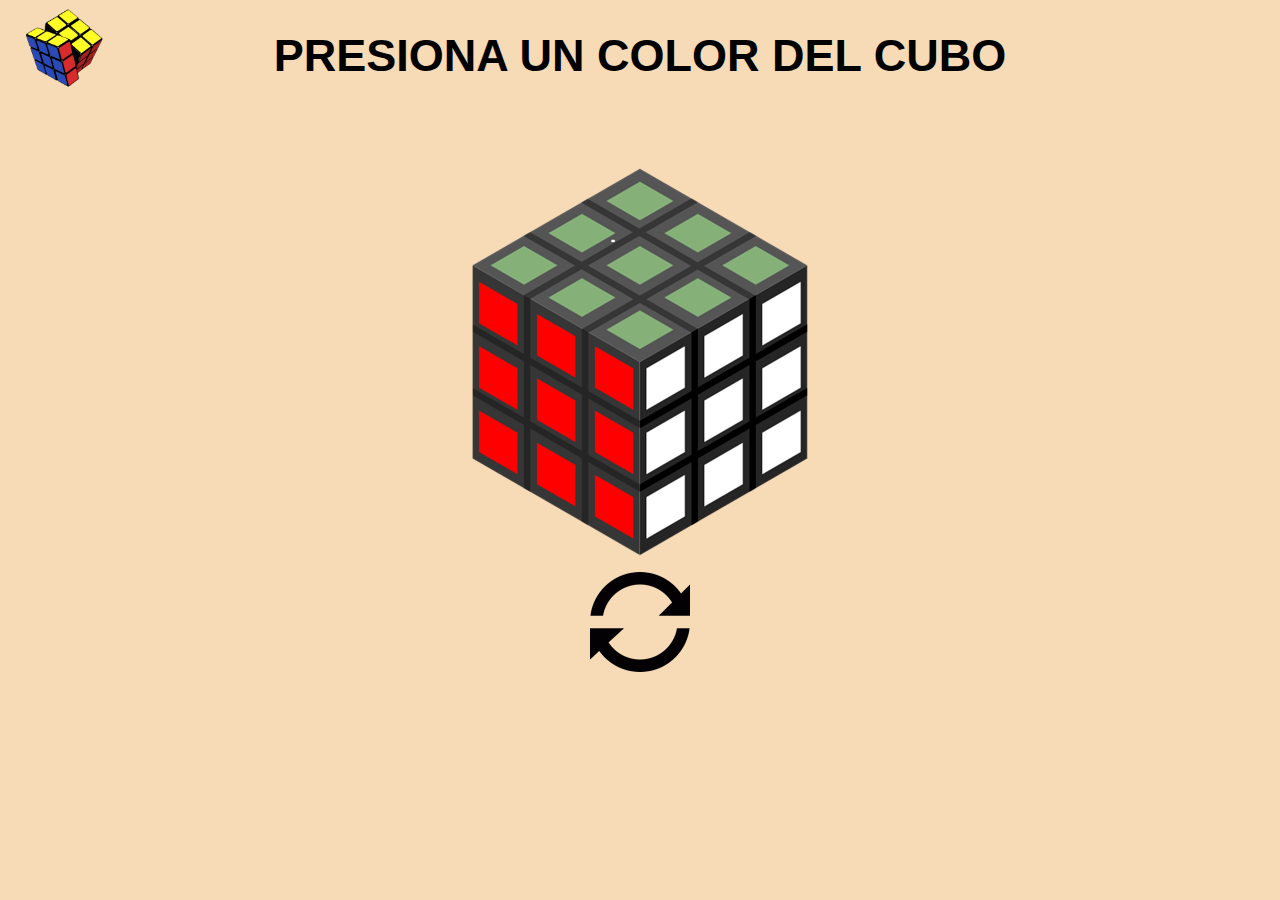
<file: Cubo/index.html>
<!DOCTYPE html>
<html lang="en">
    <head>
        <title>Rubik</title>
    </head>
    <frameset rows="10%,60%,10%" border="0" framespacing="0">
        <frameset cols="10%,80%,10%" border="0" framespacing="0">
            <frame src="supizq.html" scrolling="no">
            <frame src="titulo.html" scrolling="no">
            <frame src="supder.html" scrolling="no">
        </frameset>
        <frameset cols="10%,80%,10%" border="0" framespacing="0">
            <frame src="frameizq.html" name="izq" scrolling="no">
            <frame src="cubo1.html" name="cubo" scrolling="no">
            <frame src="frameder.html" name="der" scrolling="no">
        </frameset>
        <frame src="vacio.html" name="info" scrolling="no">
    </frameset>
</html>
</file>
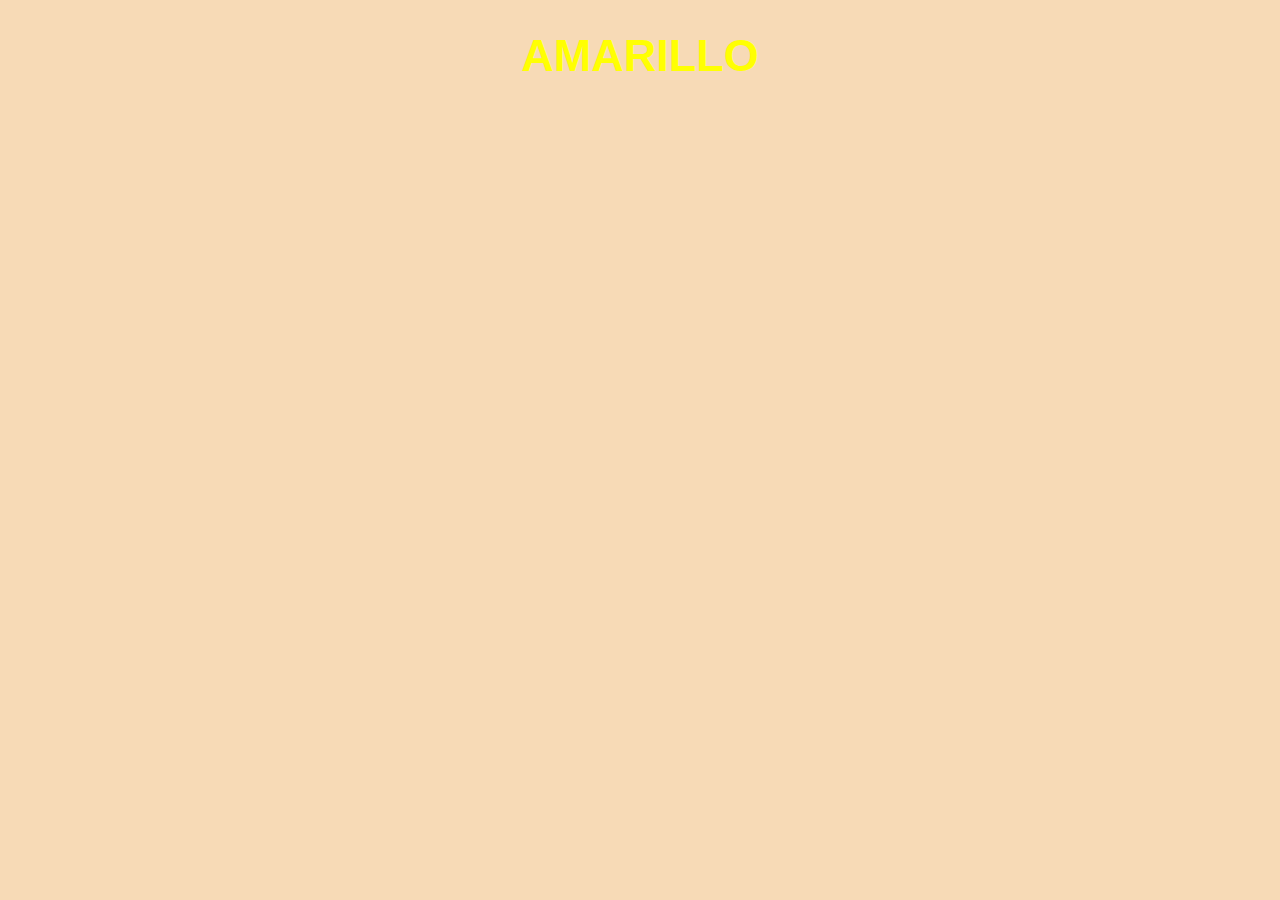
<file: Cubo/amarillo.html>
<!DOCTYPE html>
<html lang="en">
<head>
    <meta charset="UTF-8">
    <meta name="viewport" content="width=device-width, initial-scale=1.0">
    <title>Document</title>
    <link rel="stylesheet" href="index.css">
</head>
<body>
    <h1 class="amarillo" id="titulo">AMARILLO</h1>
</body>
</html>
</file>
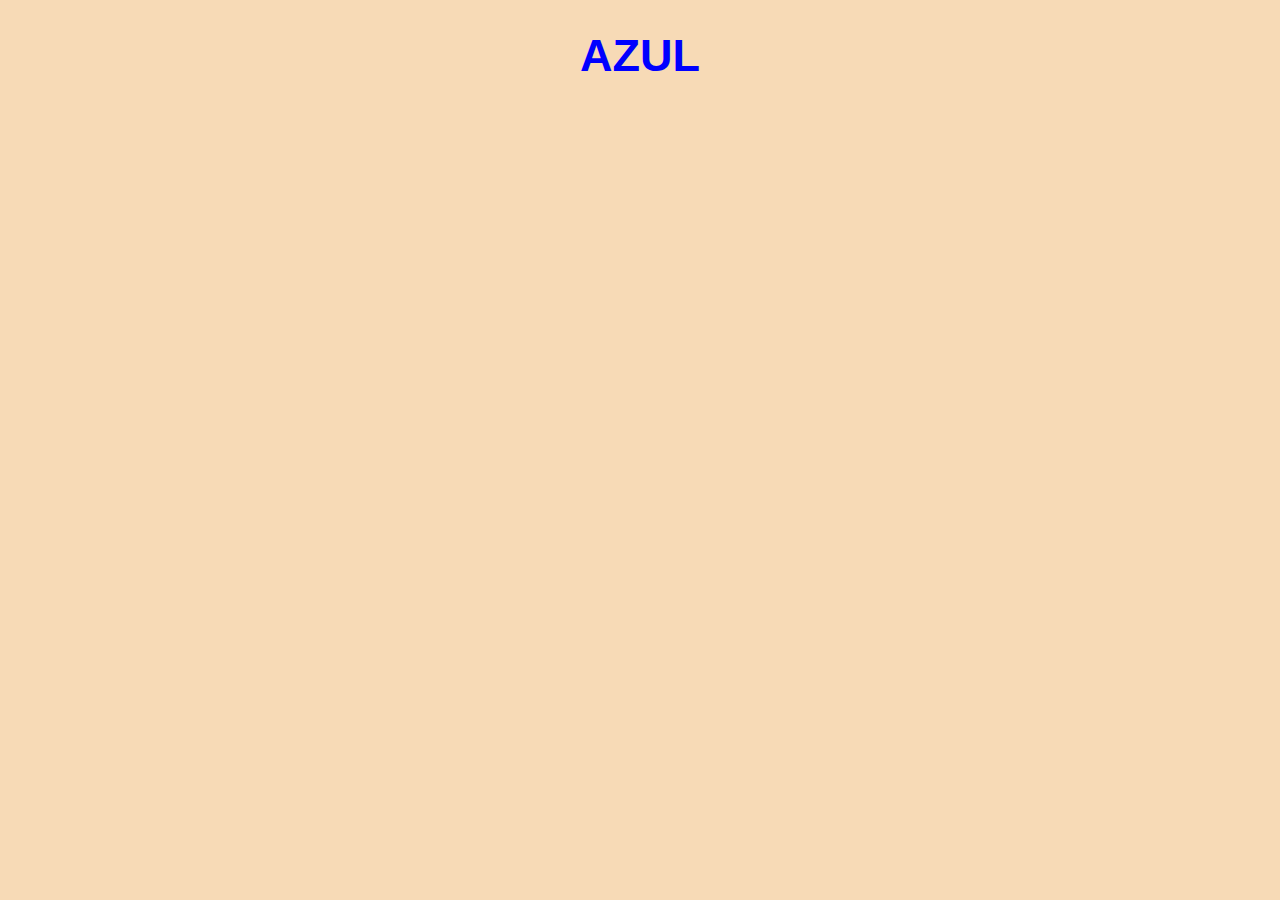
<file: Cubo/azul.html>
<!DOCTYPE html>
<html lang="en">
    <head>
        <meta charset="UTF-8">
        <meta name="viewport" content="width=device-width, initial-scale=1.0">
        <title>Document</title>
        <link rel="stylesheet" href="index.css">
    </head>
    <body>

        <h1 class="azul" id="titulo">AZUL</h1>

    </body>
</html>
</file>
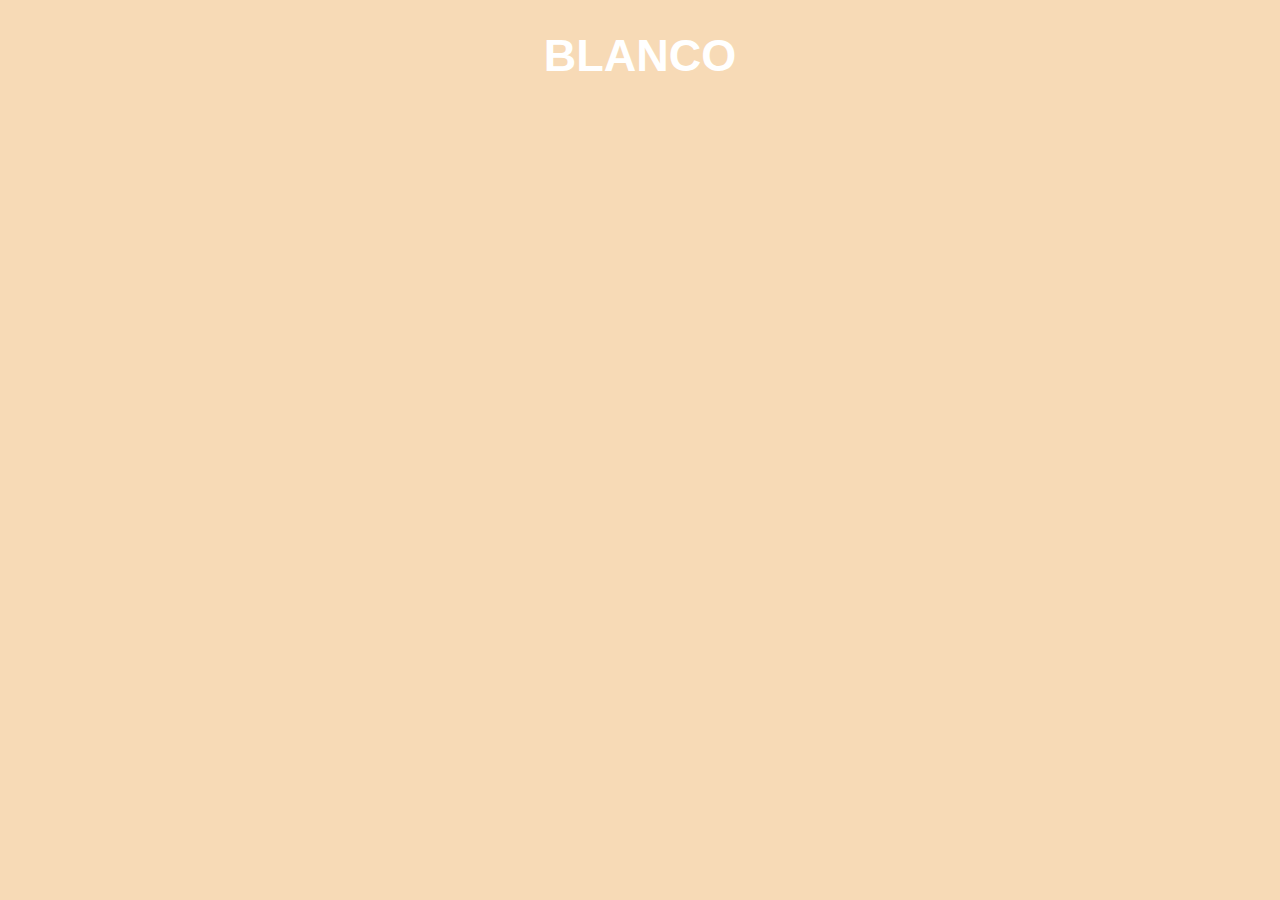
<file: Cubo/blanco.html>
<!DOCTYPE html>
<html lang="en">
    <head>
        <meta charset="UTF-8">
        <meta name="viewport" content="width=device-width, initial-scale=1.0">
        <title>Document</title>
        <link rel="stylesheet" href="index.css">
    </head>
    <body>

        <h1 class="blanco" id="titulo">BLANCO</h1>

    </body>
</html>
</file>
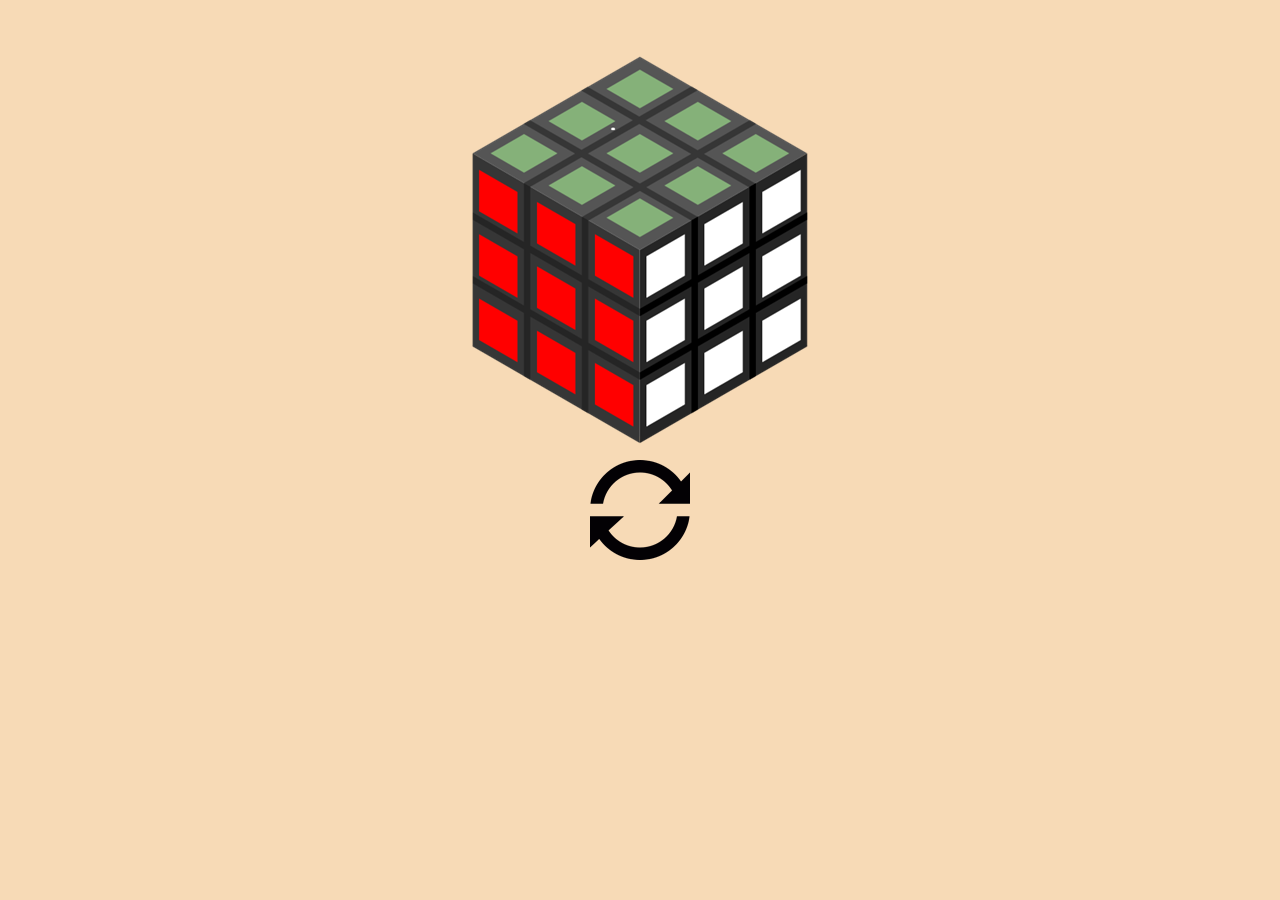
<file: Cubo/cubo1.html>
<!DOCTYPE html>
<html lang="en">
<head>
    <link rel="stylesheet" href="index.css">
    <title>Document</title>
</head>
<body>
    
    <br><br>

    <center>

        <div>

            <img src="cubo1.png"  usemap="#mapa" width="412" height="412"><br>
            <img src="volteo.png"  usemap="#mapa" width="100" height="100">

        </div>


        <map name="mapa">

           <area shape="poly"   coords="260,258,459,142,463,375,260,492"  href="blanco.html"  target=info> 
           <area shape="poly"   coords="48,140,255,258,253,493,45,370"    href="rojo.html"    target=info> 
           <area shape="poly"   coords="256,16,461,136,254,255,49,136"    href="verde.html"   target=info>
           <area shape="poly"   coords="3,0,510,3,509,511,0,508"          href="cubo2.html"   target=cubo>

        </map>

    </center>

</body>
</html>
</file>
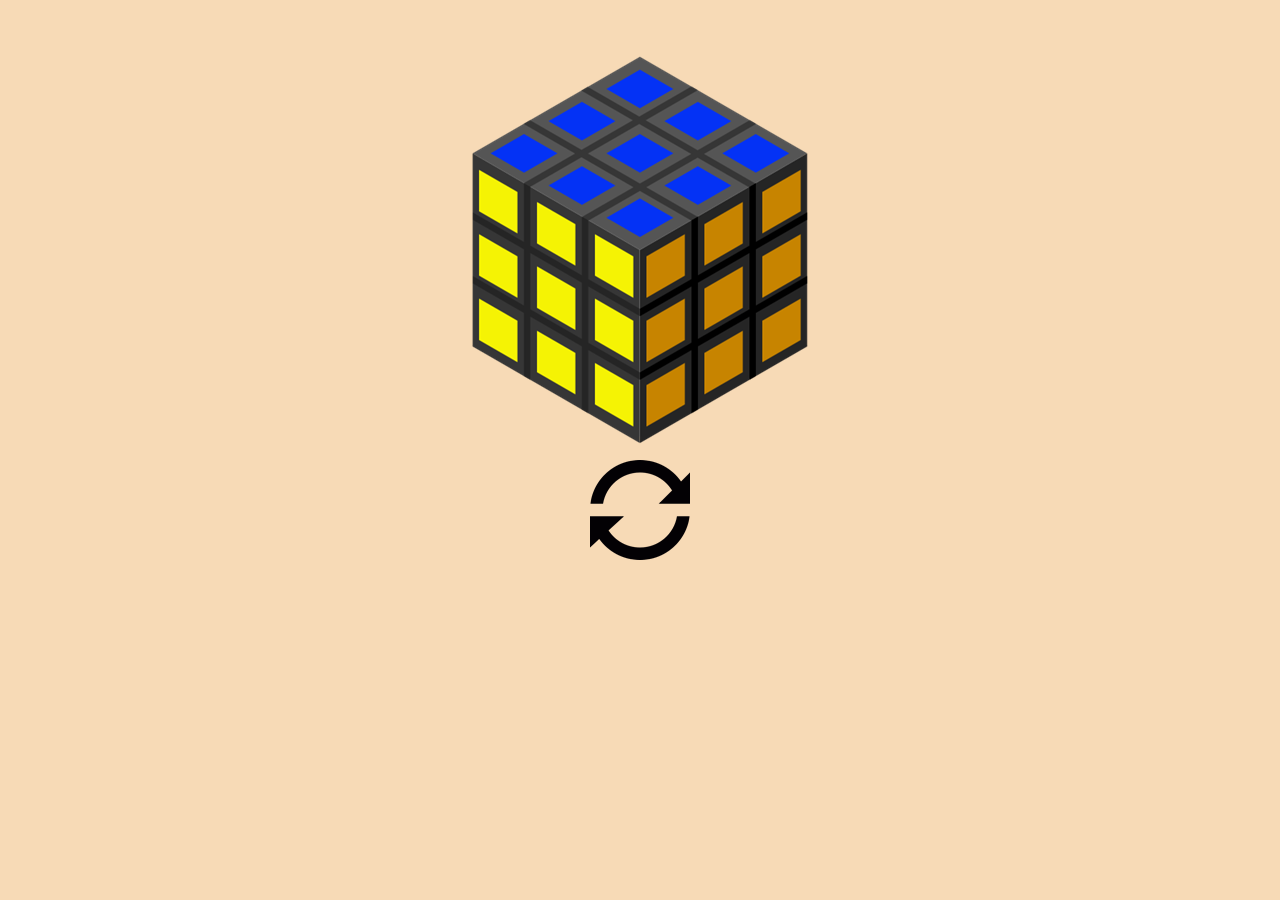
<file: Cubo/cubo2.html>
<!DOCTYPE html>
<html lang="en">
<head>
    <link rel="stylesheet" href="index.css">
    <title>Document</title>
</head>
<body>
    
    <br><br>

    <center>

        <div>

            <img src="cubo2.png"  usemap="#mapa" width="412" height="412"><br>
            <img src="volteo.png"  usemap="#mapa" width="100" height="100">

        </div>


        <map name="mapa">

           <area shape="poly"   coords="260,258,459,142,463,375,260,492"  href="naranja.html"    target=info> 
           <area shape="poly"   coords="48,140,255,258,253,493,45,370"    href="amarillo.html"   target=info> 
           <area shape="poly"   coords="256,16,461,136,254,255,49,136"    href="azul.html"       target=info>
           <area shape="poly"   coords="3,0,510,3,509,511,0,508"          href="cubo1.html"      target=cubo>
  
        </map>

    </center>
   
</body>
</html>
</file>
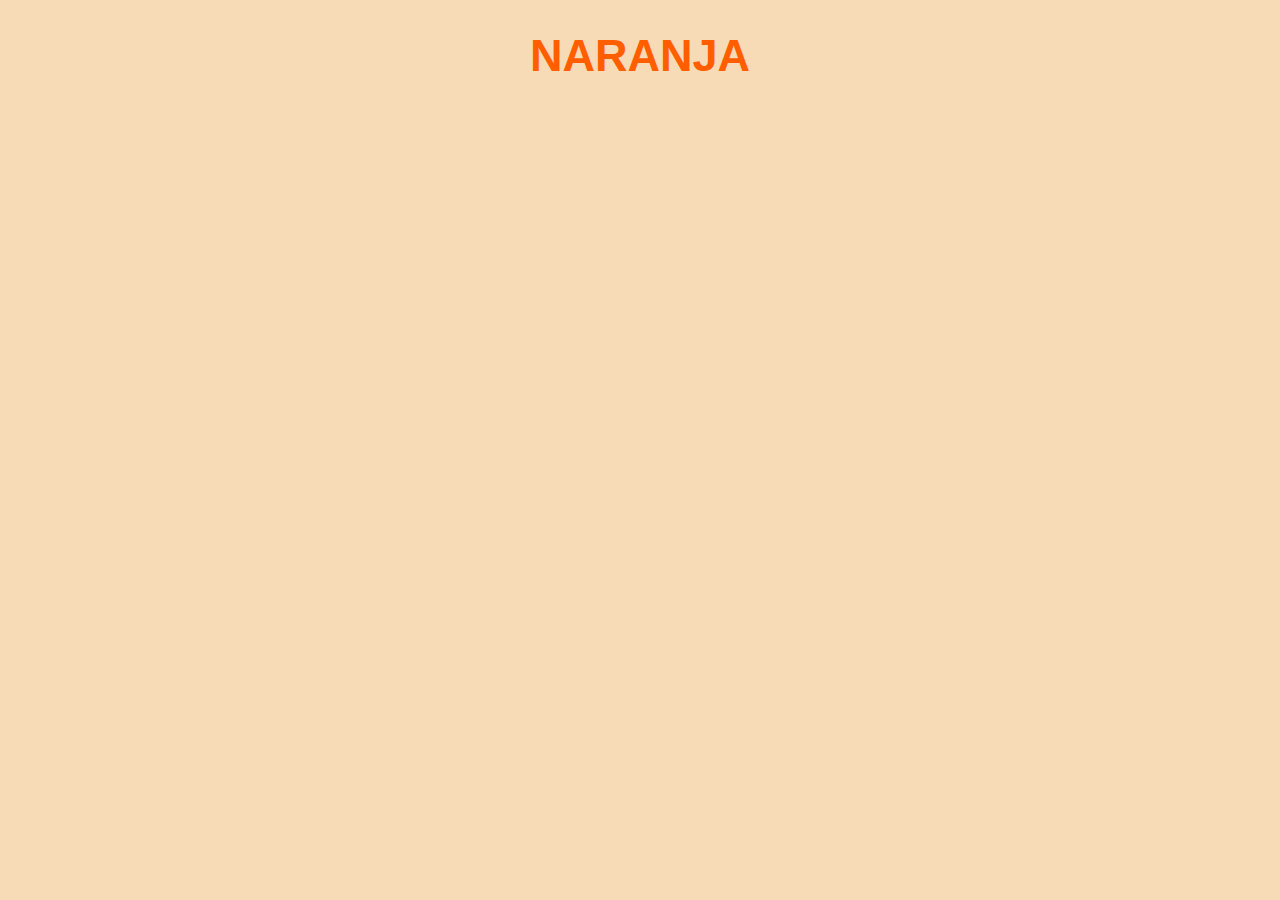
<file: Cubo/naranja.html>
<!DOCTYPE html>
<html lang="en">
    <head>
        <link rel="stylesheet" href="index.css">
        <title>Document</title>
        <link rel="stylesheet" href="index.css">
    </head>
    <body>

        <h1 class="naranja" id="titulo">NARANJA</h1>

    </body>
</html>
</file>
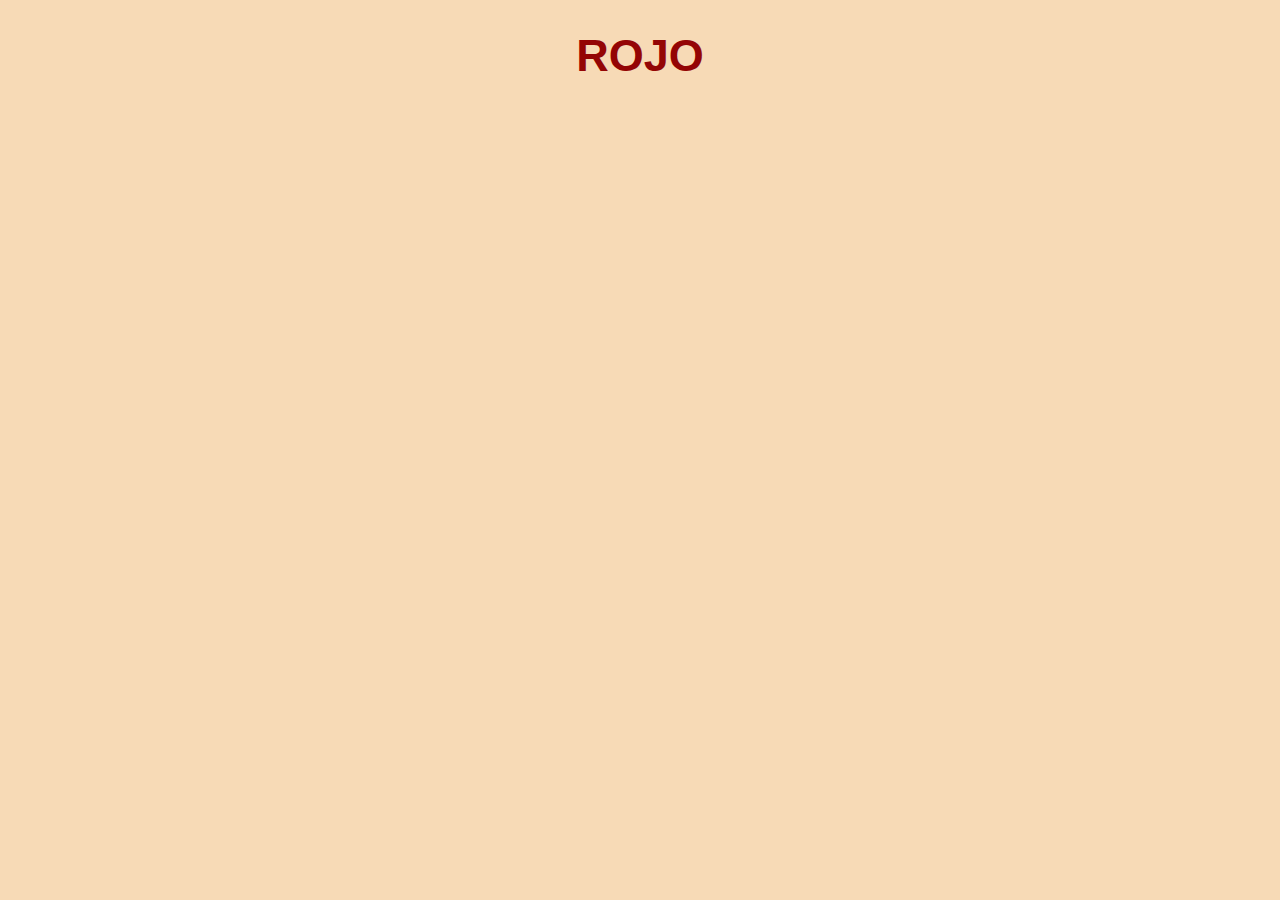
<file: Cubo/rojo.html>
<!DOCTYPE html>
<html lang="en">
    <head>
        <link rel="stylesheet" href="index.css">
        <title>Document</title>
        <link rel="stylesheet" href="index.css">
    </head>
    <body>

        <h1 class="rojo" id="titulo">ROJO</h1>

    </body>
</html>
</file>
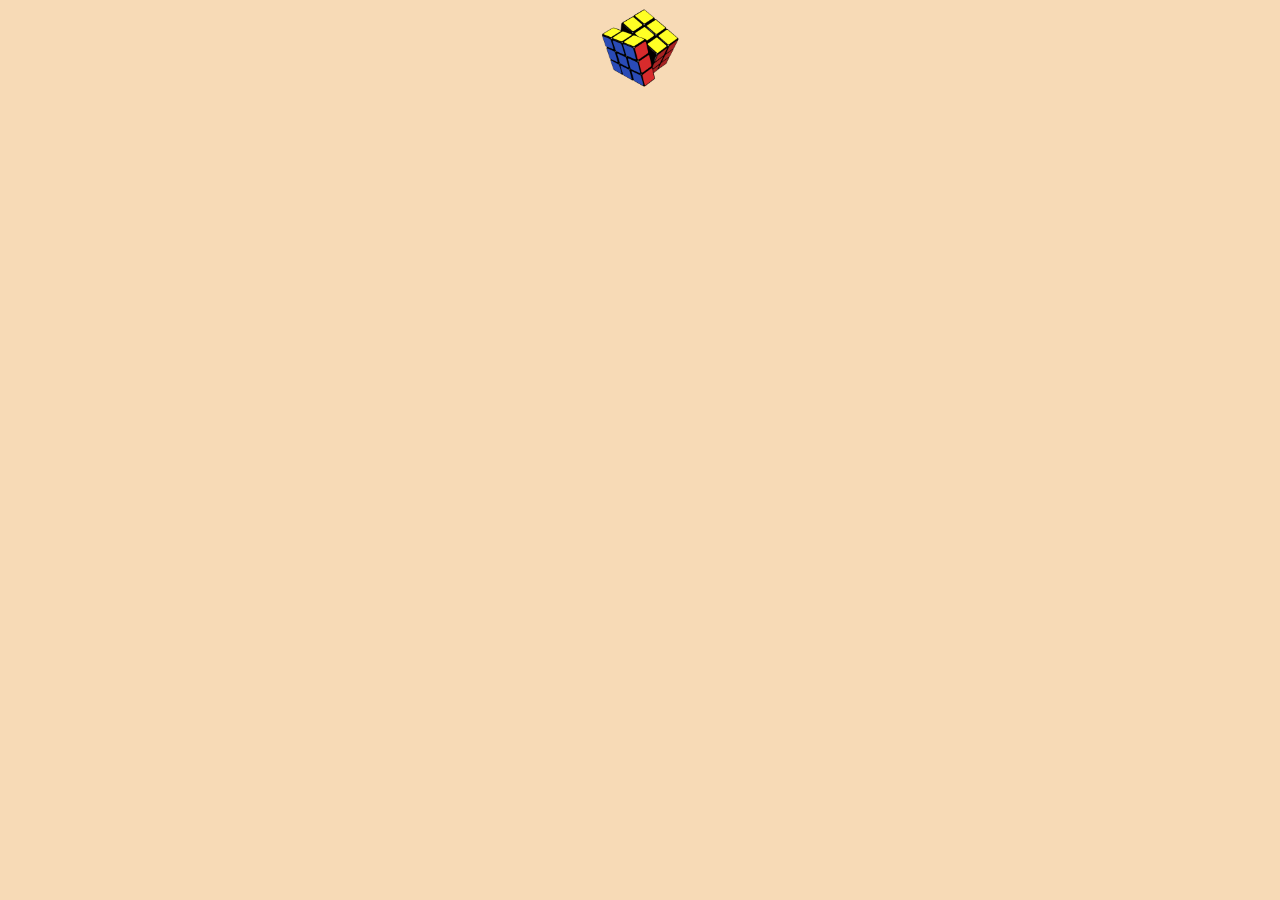
<file: Cubo/supizq.html>
<!DOCTYPE html>
<html lang="en">
<head>
    <link rel="stylesheet" href="index.css">
    <title>Document</title>
</head>
<body bgcolor="red">
    <center><img src="rubik.png" width="80px" height="80px"></center>
</body>
</html>
</file>
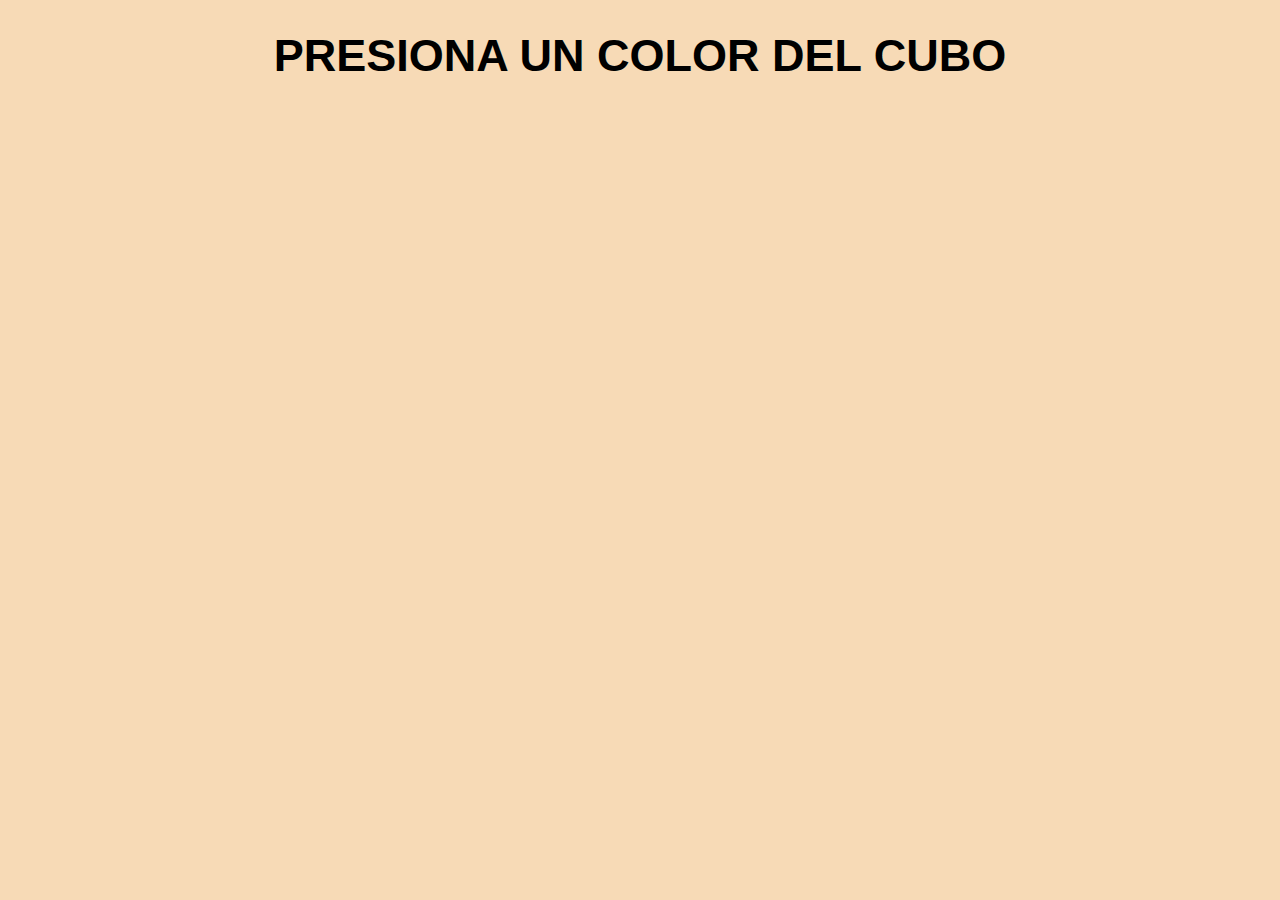
<file: Cubo/titulo.html>
<!DOCTYPE html>
<html lang="en">
<head>
    <link rel="stylesheet" href="index.css">
    <title>Document</title>
    <link rel="stylesheet" href="index.css">
</head>
<body bgcolor="red">    
    <h1 id="titulo">PRESIONA UN COLOR DEL CUBO</h1>
</body>
</html>
</file>
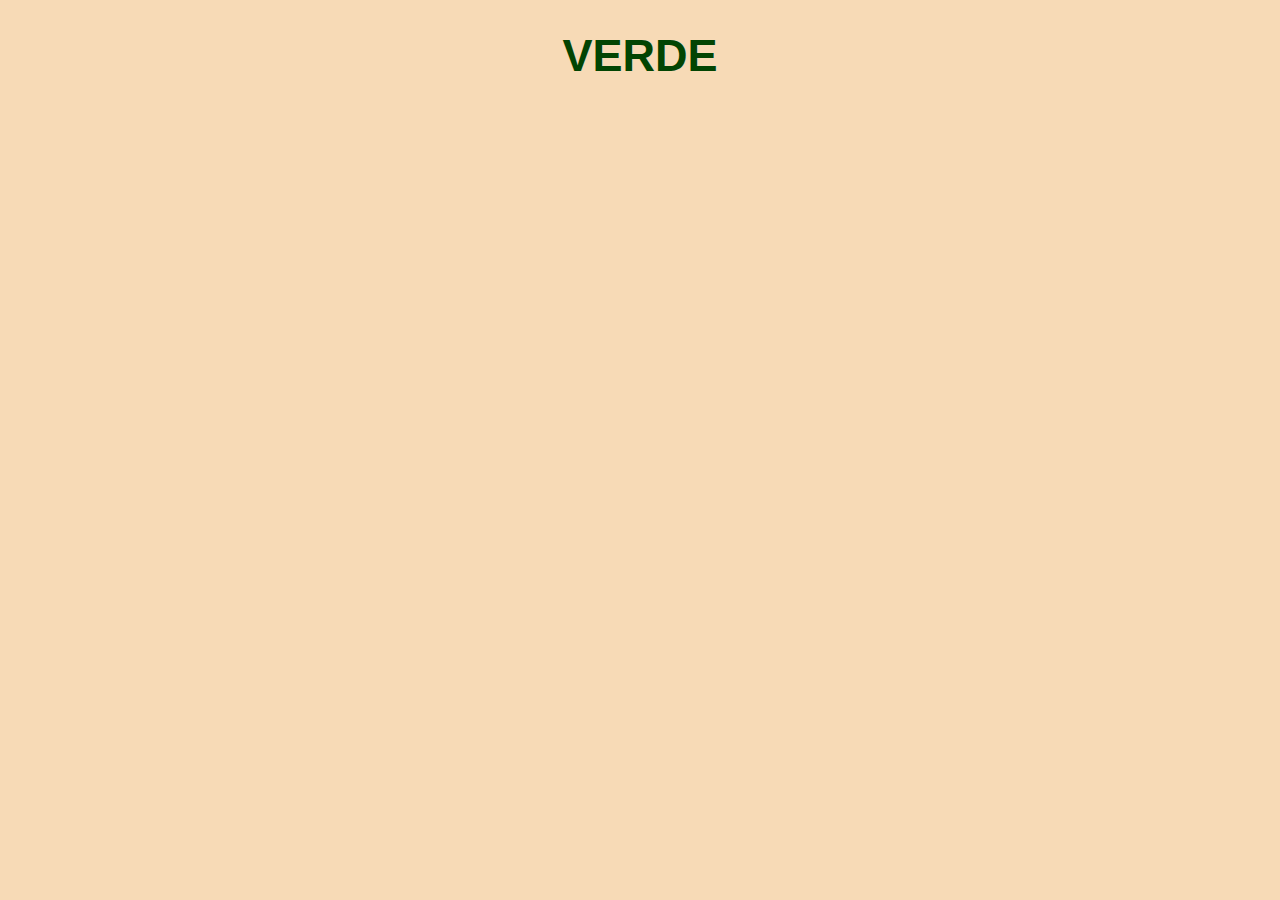
<file: Cubo/verde.html>
<!DOCTYPE html>
<html lang="en">
    <head>
        <link rel="stylesheet" href="index.css">
        <title>Document</title>
        <link rel="stylesheet" href="index.css">
    </head>
    <body>

        <h1 class="verde" id="titulo">VERDE</h1>

    </body>
</html>
</file>
<file: Cubo/index.css>
h1#titulo {
    text-align: center;
    font-family:'Trebuchet MS', 'Lucida Sans Unicode', 'Lucida Grande', 'Lucida Sans', Arial, sans-serif;
    font-size: 45px;
    padding-bottom: 10px;
}

body{
    background-color: rgb(247, 218, 182);
}

header{
    background-color: antiquewhite;
    border: 3px solid brown;
    border-radius: 22px;
}

.amarillo{
    color: rgb(255, 255, 2);
}

.azul{
    color: blue;
}

.blanco{
    color: white;
}

.verde{
    color: rgb(2, 68, 2);
}

.rojo{
    color: rgb(148, 5, 5);
}

.naranja{
    color: rgb(255, 94, 0);
}
</file>
